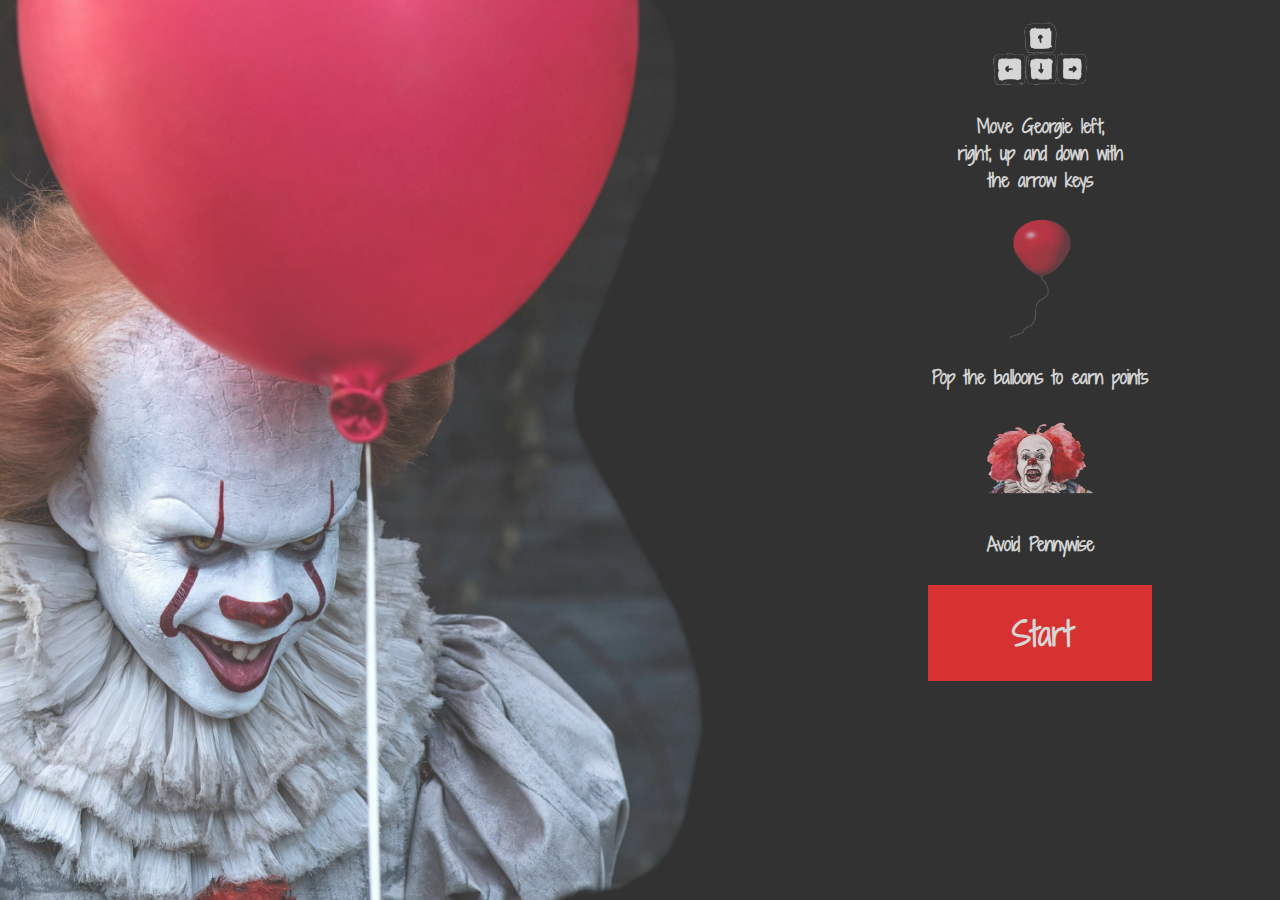
<file: index.html>
<!DOCTYPE html>
<html lang="en">
<head>
  <meta charset="UTF-8">
  <meta name="viewport" content="width=device-width, initial-scale=1.0">
  <meta http-equiv="X-UA-Compatible" content="ie=edge">
  <link href="https://fonts.googleapis.com/css?family=Shadows+Into+Light+Two" rel="stylesheet">
  <script type="text/javascript" src="./js/CONSTANTS.js">  </script>
  <script type="text/javascript" src="./js/Player.js"></script>
  <script type="text/javascript" src="./js/Board.js"></script>
  <script type="text/javascript" src="./js/Piece.js"></script>
  <script type="text/javascript" src="./js/Obstacle.js"></script>
  <script type="text/javascript" src="./js/Balloon.js"></script> 
  <script type="text/javascript" src="./js/helpers.js"></script>
  <script type="text/javascript" src="./js/controller.js"></script>
  <script type="text/javascript" src="./js/main.js">  </script>

  <link rel="stylesheet" href="./css/style.css">
  <title>My PennyWise Horror Game</title>
</head>
<body>
  <div class="game-intro">
    <div class="myblock">
        <img class="arrows" src="./images/arrows.png" alt="">
          <p>Move Georgie left, <br> right, up and down with <br> the arrow keys</p>
            <img class="balloon" src="./images/balloon.png" alt="">
            <p>Pop the balloons to earn points</p>
            <img class="pennywise" src="./images/it-clown.png" alt="">
            <p>Avoid Pennywise</p>
        <button id="start-button">Start</button>
        <div id="game-board"></div>
    </div>
  </div>



</body>
</html>
</file>
<file: css/style.css>
body, html {
  text-align: center;
  height: 100%;
  margin: 0;
  position: relative;
  opacity: 0.8;
  background-position: center;
  background-size: cover;
  background-repeat: no-repeat;
  background-image: url("./../images/background-img.png");
  
}


.game-intro: {
  /* float: left;
  padding: 0% 10%; */
  
}


body button {
  background-color: red;
  color: #FFFFFF;
  font-size: 2em; /* change this to change size */
  height: 3em;
  margin: 20px auto;
  padding: 0;
  border:0;
  position: relative;
  text-align: center;
  text-indent: 0.1em;
  transition: all 150ms ease-out;
  width: 7em;
  margin-top: 10px;
  margin-left: 800px;
  font-weight: bolder;
  font-family: Shadows Into Light Two;
  
}

button:hover{
  background: yellow;
}


#game-board {
    float: left;
    padding: 20px 0px;

}

.arrows{
  margin-left: 800px;
  margin-top:20px;
  height: 70px;
  width: 110px;

}

p{
  font-size: 18px;
  font-family: Shadows Into Light Two;
  color: white;
  margin-left: 800px;
  font-weight: bold;
}


.balloon{
  height: 130px;
  width: 110px;
  margin-left: 800px;

}

.pennywise{
  height: 100px;
  width: 110px;
  margin-left: 800px;

}
.myblock{
  position: relative;
 
}
</file>
